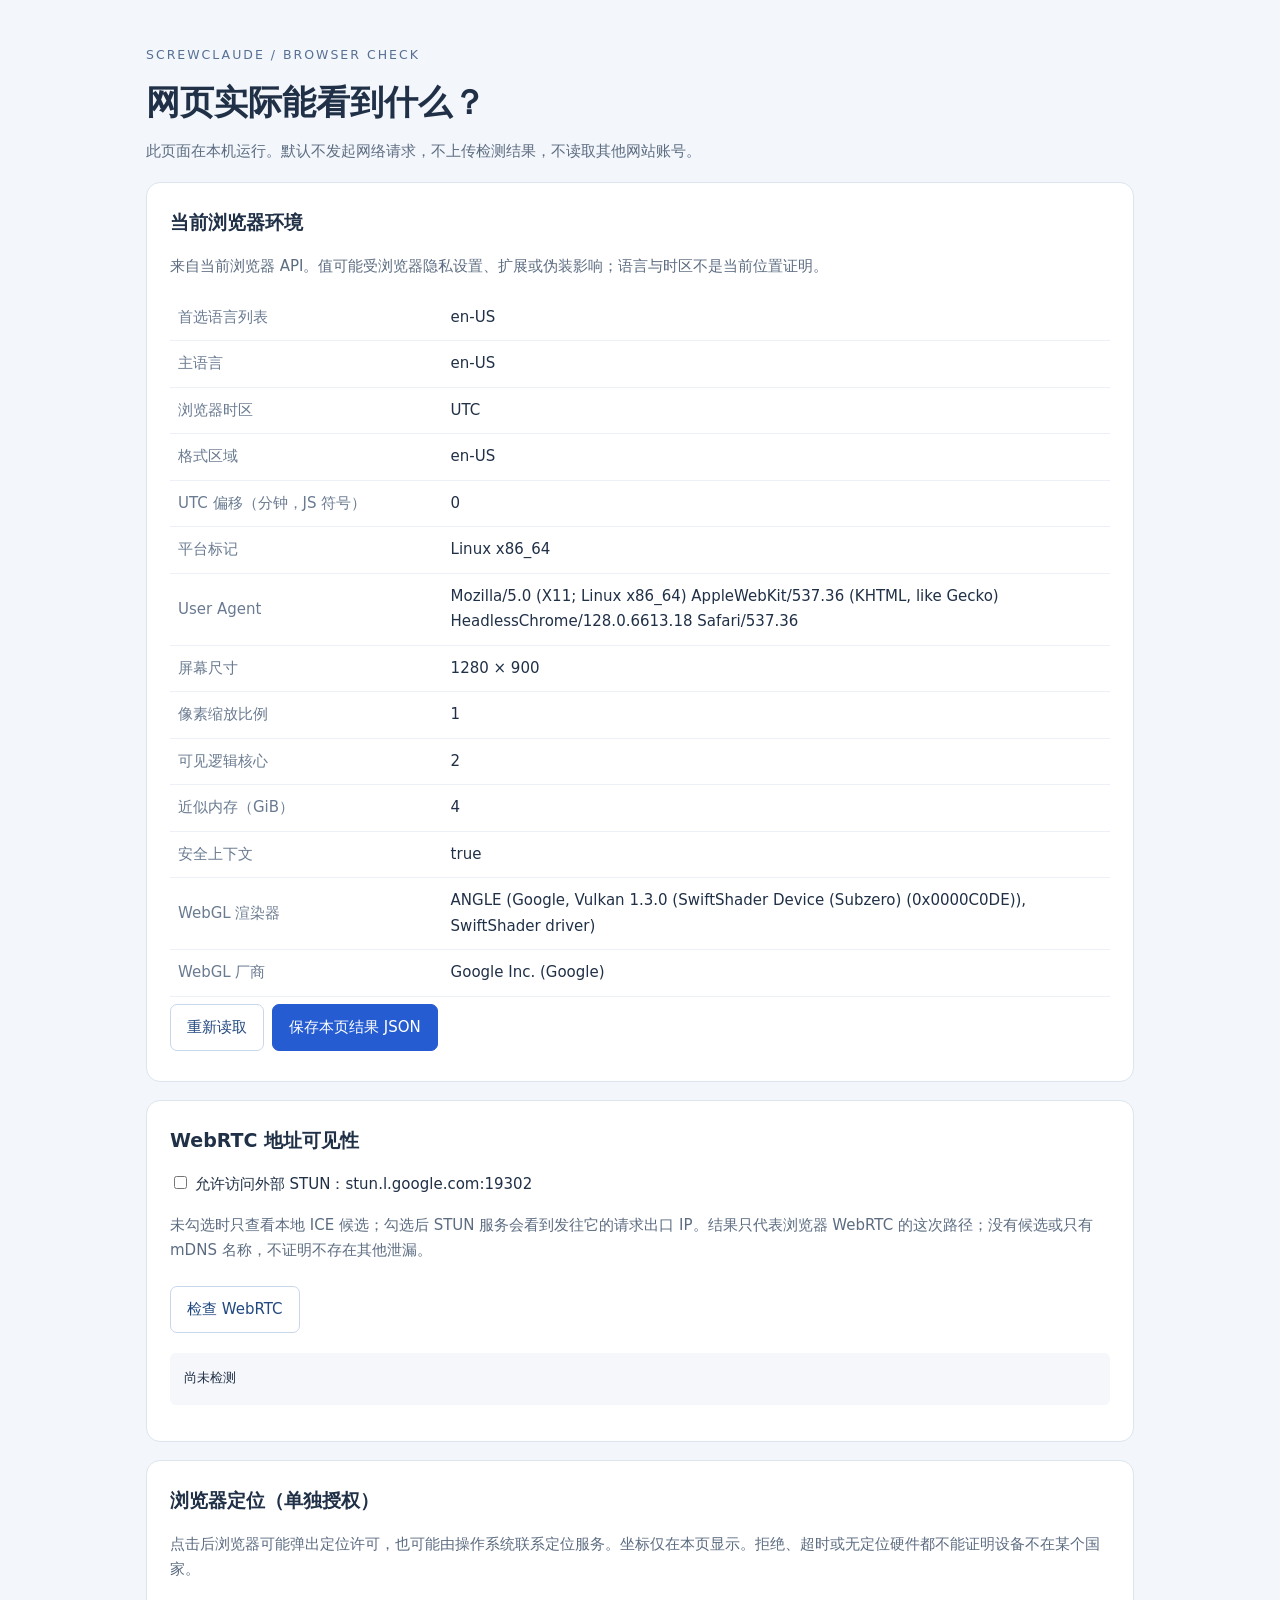
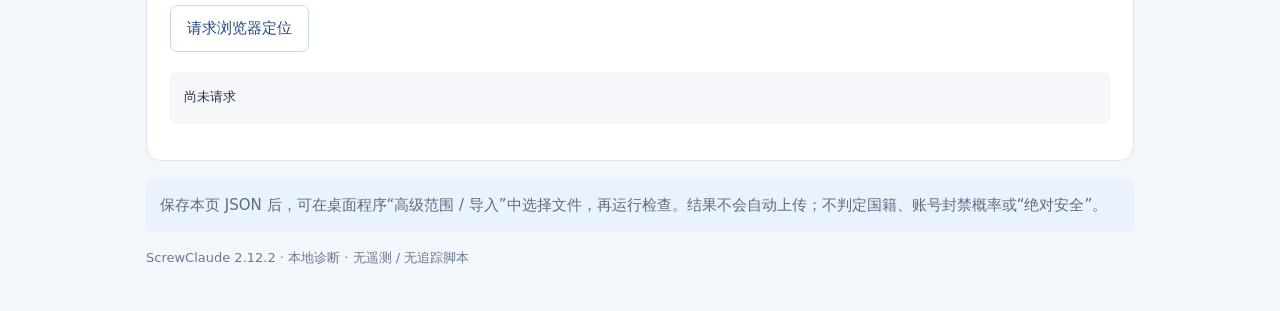
<file: src/BrowserCheck.html>
<!doctype html><html lang="zh-CN"><meta charset="utf-8"><meta name="viewport" content="width=device-width,initial-scale=1"><title>ScrewClaude · 浏览器可见信息</title><style>
*{box-sizing:border-box}body{margin:0;background:#f3f6fb;color:#203047;font:15px/1.7 system-ui,"Microsoft YaHei",sans-serif}main{max-width:1040px;padding:42px 26px;margin:auto}small{color:#567094;letter-spacing:2px}h1{font-size:34px;line-height:1.3;margin:12px 0}p{color:#5c6c81}section{background:white;border:1px solid #dce4ee;border-radius:14px;padding:23px;margin:18px 0}h2{font-size:19px;margin-top:0}button{border:1px solid #c9d7eb;border-radius:7px;padding:10px 16px;background:#fff;color:#214880;font:inherit;cursor:pointer;margin:7px 8px 7px 0}button.primary{background:#265cd2;color:white;border-color:#265cd2}button:disabled{opacity:.5;cursor:wait}table{width:100%;border-collapse:collapse;table-layout:fixed}td{padding:10px 8px;border-bottom:1px solid #edf1f7;overflow-wrap:anywhere}td:first-child{width:29%;color:#6a7b91}pre{white-space:pre-wrap;overflow-wrap:anywhere;font:13px/1.8 ui-monospace,monospace;background:#f5f7fb;padding:14px;border-radius:6px}label{display:block}.note{background:#ebf2ff;padding:14px;border-radius:8px}footer{color:#6a7b91;font-size:13px}a{color:#265cd2}
</style><main><small>SCREWCLAUDE / BROWSER CHECK</small><h1>网页实际能看到什么？</h1><p>此页面在本机运行。默认不发起网络请求，不上传检测结果，不读取其他网站账号。</p><section><h2>当前浏览器环境</h2><p>来自当前浏览器 API。值可能受浏览器隐私设置、扩展或伪装影响；语言与时区不是当前位置证明。</p><table id="env"></table><button id="refresh">重新读取</button><button id="save" class="primary">保存本页结果 JSON</button></section><section><h2>WebRTC 地址可见性</h2><label><input type="checkbox" id="external"> 允许访问外部 STUN：stun.l.google.com:19302</label><p>未勾选时只查看本地 ICE 候选；勾选后 STUN 服务会看到发往它的请求出口 IP。结果只代表浏览器 WebRTC 的这次路径；没有候选或只有 mDNS 名称，不证明不存在其他泄漏。</p><button id="rtc">检查 WebRTC</button><pre id="rtcOut">尚未检测</pre></section><section><h2>浏览器定位（单独授权）</h2><p>点击后浏览器可能弹出定位许可，也可能由操作系统联系定位服务。坐标仅在本页显示。拒绝、超时或无定位硬件都不能证明设备不在某个国家。</p><button id="location">请求浏览器定位</button><pre id="locationOut">尚未请求</pre></section><p class="note">保存本页 JSON 后，可在桌面程序“高级范围 / 导入”中选择文件，再运行检查。结果不会自动上传；不判定国籍、账号封禁概率或“绝对安全”。</p><footer>ScrewClaude 2.12.2 · 本地诊断 · 无遥测 / 无追踪脚本</footer></main><script>
'use strict';
const data={app:'LocalLens BrowserCheck 2.0',time:null,environment:{},webrtc:{status:'not_run'},location:{status:'not_run'}};
const el=id=>document.getElementById(id);
function readEnvironment(){
 const e={languages:[...navigator.languages],language:navigator.language,timeZone:Intl.DateTimeFormat().resolvedOptions().timeZone,locale:Intl.DateTimeFormat().resolvedOptions().locale,utcOffsetMinutes:new Date().getTimezoneOffset(),platform:navigator.platform,userAgent:navigator.userAgent,screen:`${screen.width} × ${screen.height}`,devicePixelRatio:devicePixelRatio,logicalCores:navigator.hardwareConcurrency,deviceMemoryGiB:navigator.deviceMemory??'浏览器未提供',secureContext:isSecureContext};
 try{const c=document.createElement('canvas'),gl=c.getContext('webgl');if(gl){const ext=gl.getExtension('WEBGL_debug_renderer_info');e.webglRenderer=ext?gl.getParameter(ext.UNMASKED_RENDERER_WEBGL):'未开放具体 GPU 标识';e.webglVendor=ext?gl.getParameter(ext.UNMASKED_VENDOR_WEBGL):'未开放';gl.getExtension('WEBGL_lose_context')?.loseContext();}else e.webglRenderer='不可用';}catch(err){e.webglRenderer='读取失败：'+err.message;}
 data.environment=e;data.environmentObservedAt=new Date().toISOString();data.time=data.environmentObservedAt;const names={languages:'首选语言列表',language:'主语言',timeZone:'浏览器时区',locale:'格式区域',utcOffsetMinutes:'UTC 偏移（分钟，JS 符号）',platform:'平台标记',userAgent:'User Agent',screen:'屏幕尺寸',devicePixelRatio:'像素缩放比例',logicalCores:'可见逻辑核心',deviceMemoryGiB:'近似内存（GiB）',secureContext:'安全上下文',webglRenderer:'WebGL 渲染器',webglVendor:'WebGL 厂商'};el('env').replaceChildren();for(const [k,v]of Object.entries(e)){const tr=document.createElement('tr');for(const text of[names[k]||k,Array.isArray(v)?v.join(', '):String(v)]){const td=document.createElement('td');td.textContent=text;tr.append(td)}el('env').append(tr)}
}
el('refresh').onclick=readEnvironment;
el('save').onclick=()=>{data.time=new Date().toISOString();const blob=new Blob([JSON.stringify(data,null,2)],{type:'application/json;charset=utf-8'}),url=URL.createObjectURL(blob),a=document.createElement('a');a.href=url;a.download='ScrewClaude-browser-'+Date.now()+'.json';a.click();setTimeout(()=>URL.revokeObjectURL(url),1000)};
el('rtc').onclick=async()=>{const button=el('rtc');button.disabled=true;const external=el('external').checked;data.webrtc={status:'running',externalStun:external,candidates:[]};el('rtcOut').textContent='收集候选中（最多 10 秒）…';let pc;
 try{if(typeof RTCPeerConnection==='undefined')throw Error('浏览器未开放 RTCPeerConnection');pc=new RTCPeerConnection({iceServers:external?[{urls:'stun:stun.l.google.com:19302'}]:[]});pc.createDataChannel('local-audit');const done=new Promise(resolve=>{let ended=false;const timer=setTimeout(finish,10000);function finish(){if(ended)return;ended=true;clearTimeout(timer);resolve()}pc.onicecandidate=e=>{if(e.candidate){data.webrtc.candidates.push({candidate:e.candidate.candidate,type:e.candidate.type??null,address:e.candidate.address??null,protocol:e.candidate.protocol??null});el('rtcOut').textContent=JSON.stringify(data.webrtc.candidates,null,2)}else finish()};pc.onicegatheringstatechange=()=>{if(pc.iceGatheringState==='complete')finish()}});await pc.setLocalDescription(await pc.createOffer());await done;data.webrtc.status='completed';data.webrtc.note='仅记录本次 API 返回值；不判定所在地或保证无泄漏';el('rtcOut').textContent=JSON.stringify(data.webrtc,null,2);
 }catch(err){data.webrtc.status='error';data.webrtc.error=err.message;el('rtcOut').textContent='检测失败，不能视为通过：'+err.message;}finally{data.webrtc.observedAt=new Date().toISOString();pc?.close();button.disabled=false;}};
el('location').onclick=()=>{if(!navigator.geolocation){data.location={status:'unavailable',observedAt:new Date().toISOString()};el('locationOut').textContent='浏览器未开放定位接口';return;}el('location').disabled=true;el('locationOut').textContent='等待授权或定位结果…';navigator.geolocation.getCurrentPosition(p=>{data.location={status:'returned',latitude:p.coords.latitude,longitude:p.coords.longitude,accuracyMeters:p.coords.accuracy,timestamp:new Date(p.timestamp).toISOString()};el('locationOut').textContent=JSON.stringify(data.location,null,2);el('location').disabled=false;},err=>{data.location={status:'error',observedAt:new Date().toISOString(),code:err.code,message:err.message};el('locationOut').textContent='未取得位置：'+err.message+'。这不是位置安全结论。';el('location').disabled=false;},{enableHighAccuracy:false,timeout:15000,maximumAge:0});};
readEnvironment();
</script></html>
</file>
